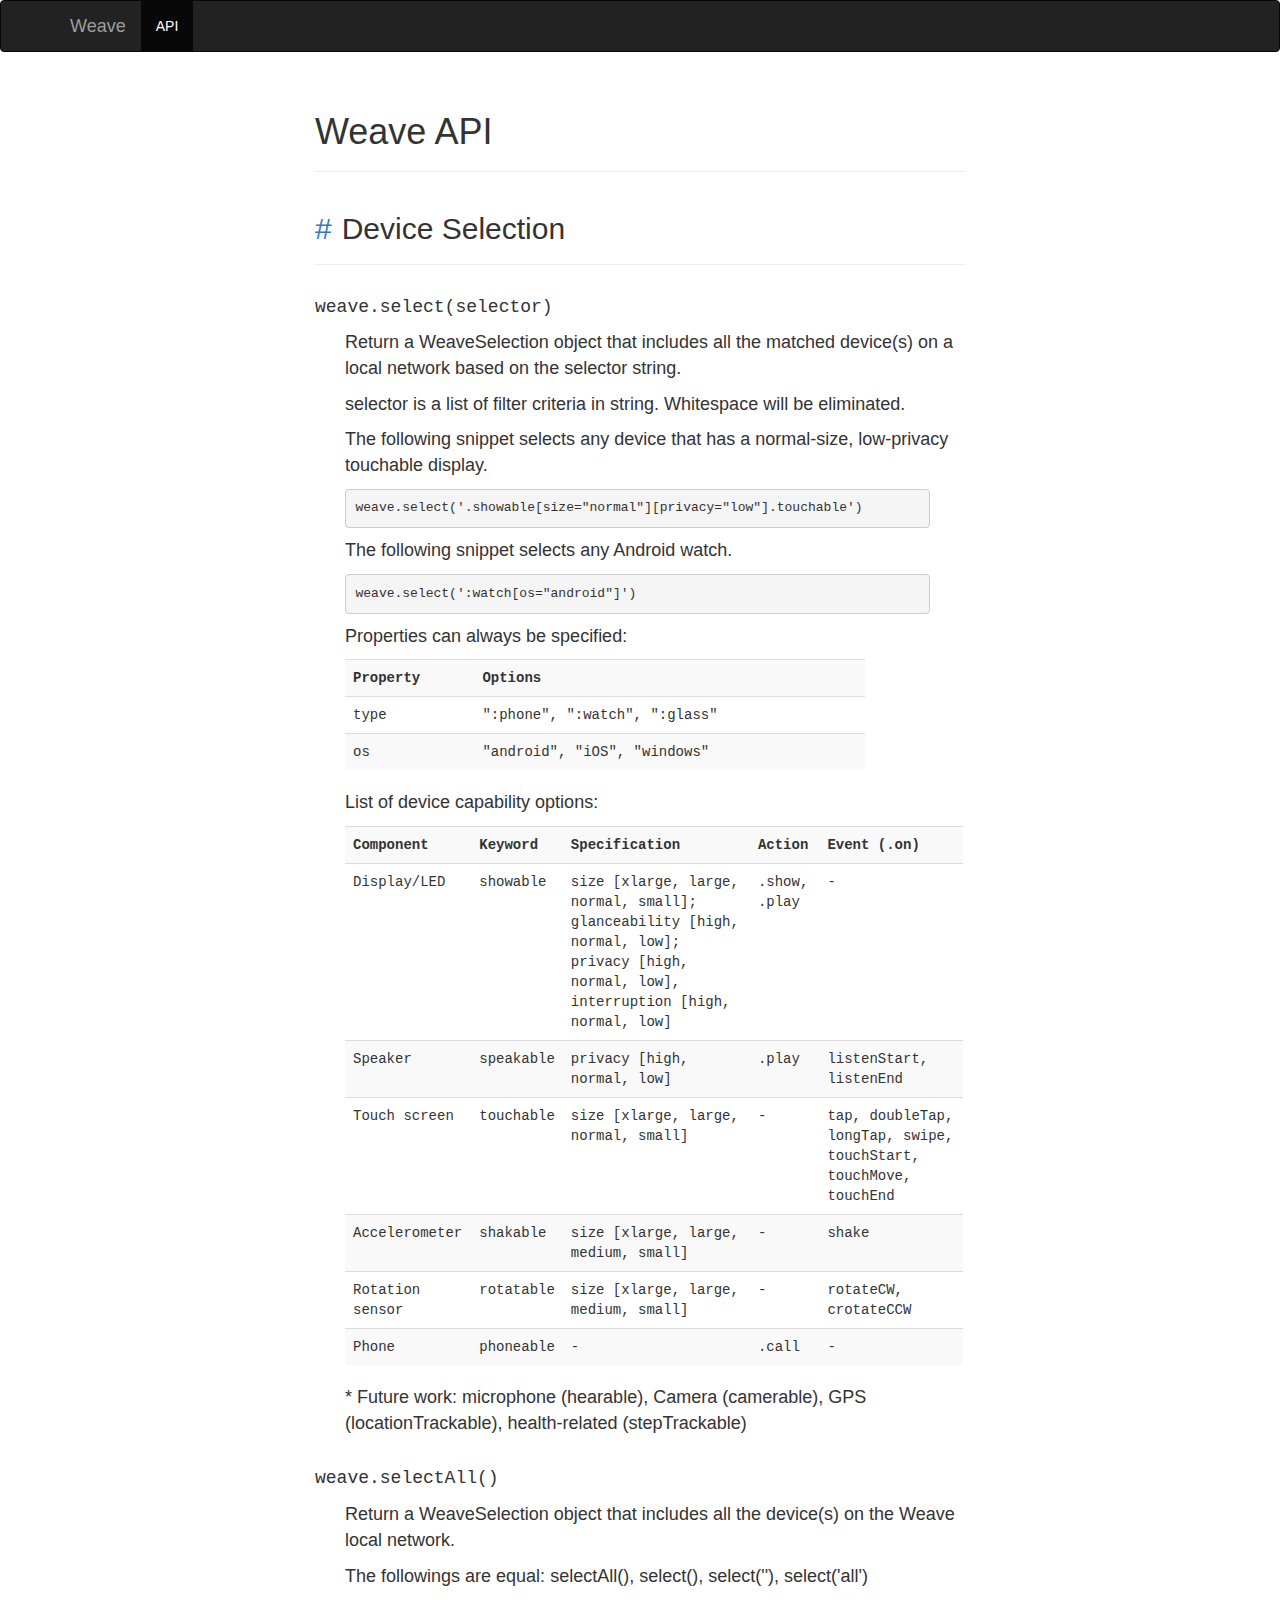
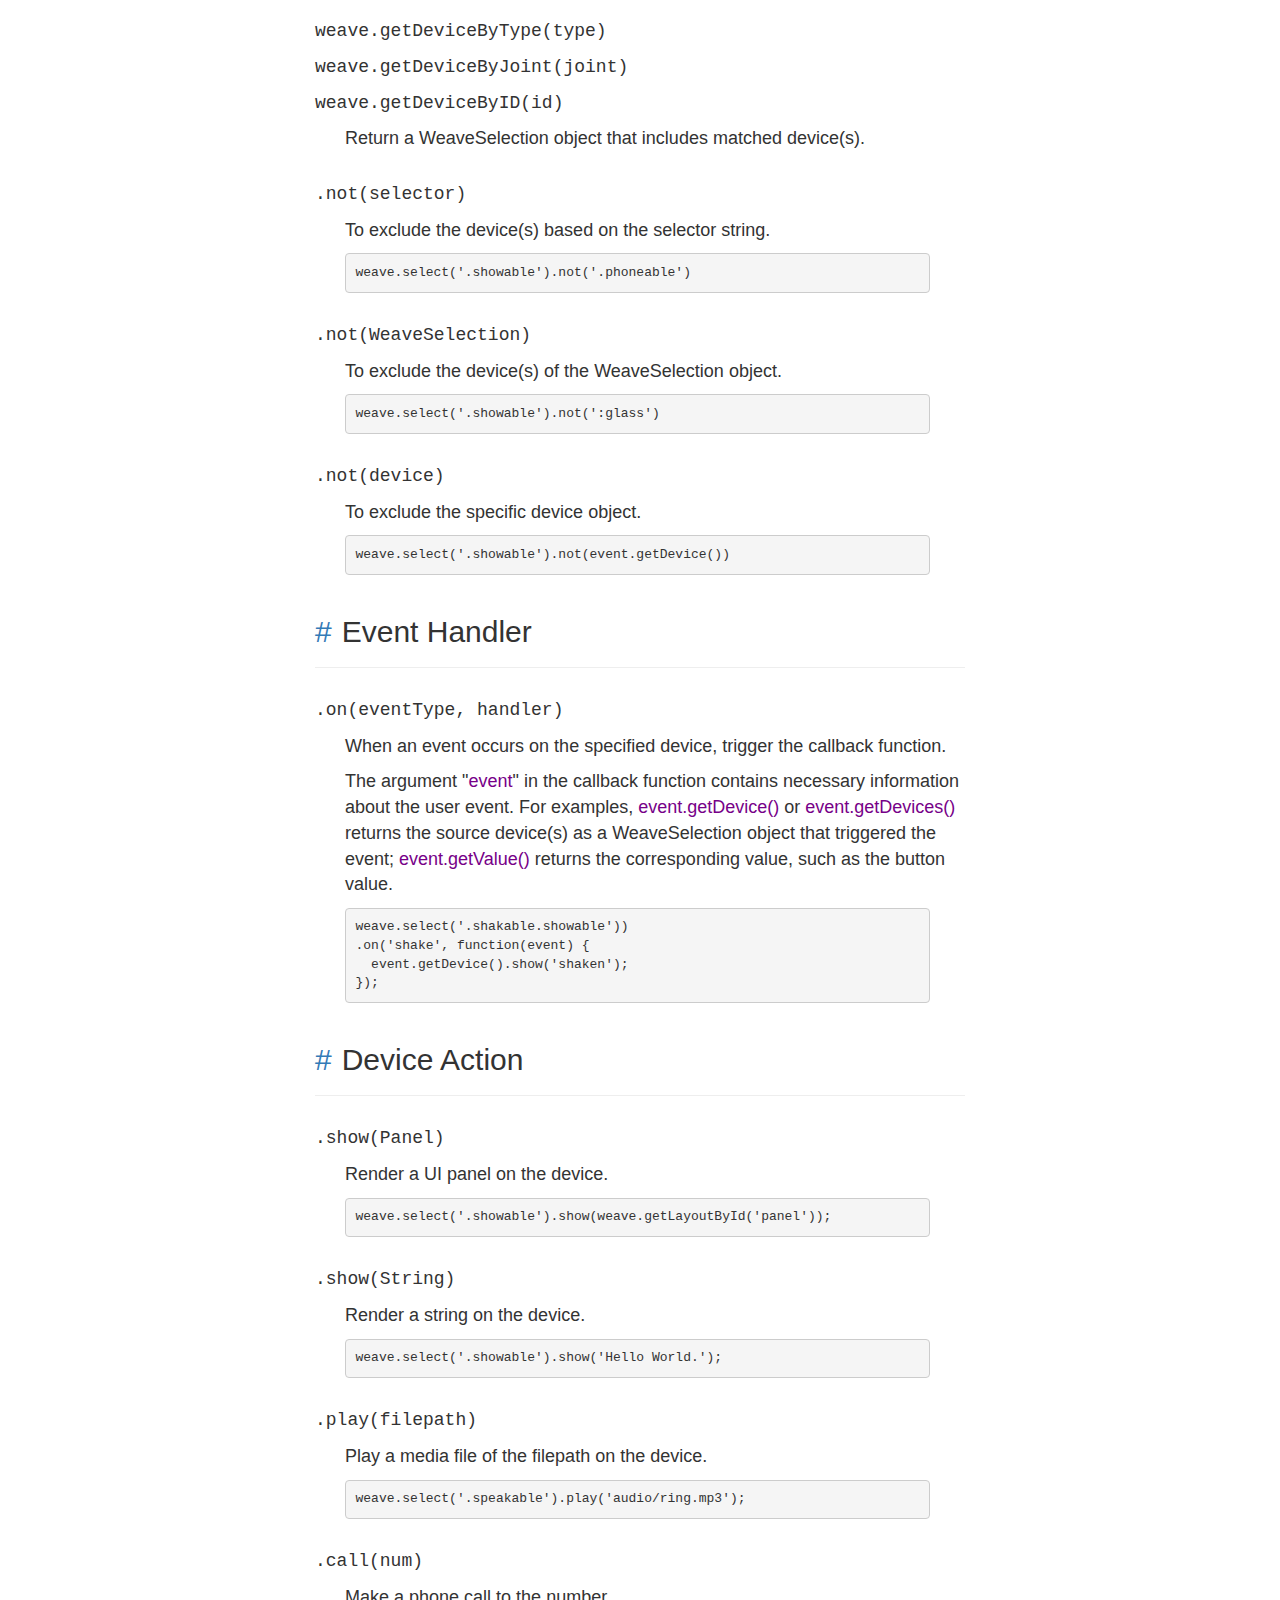
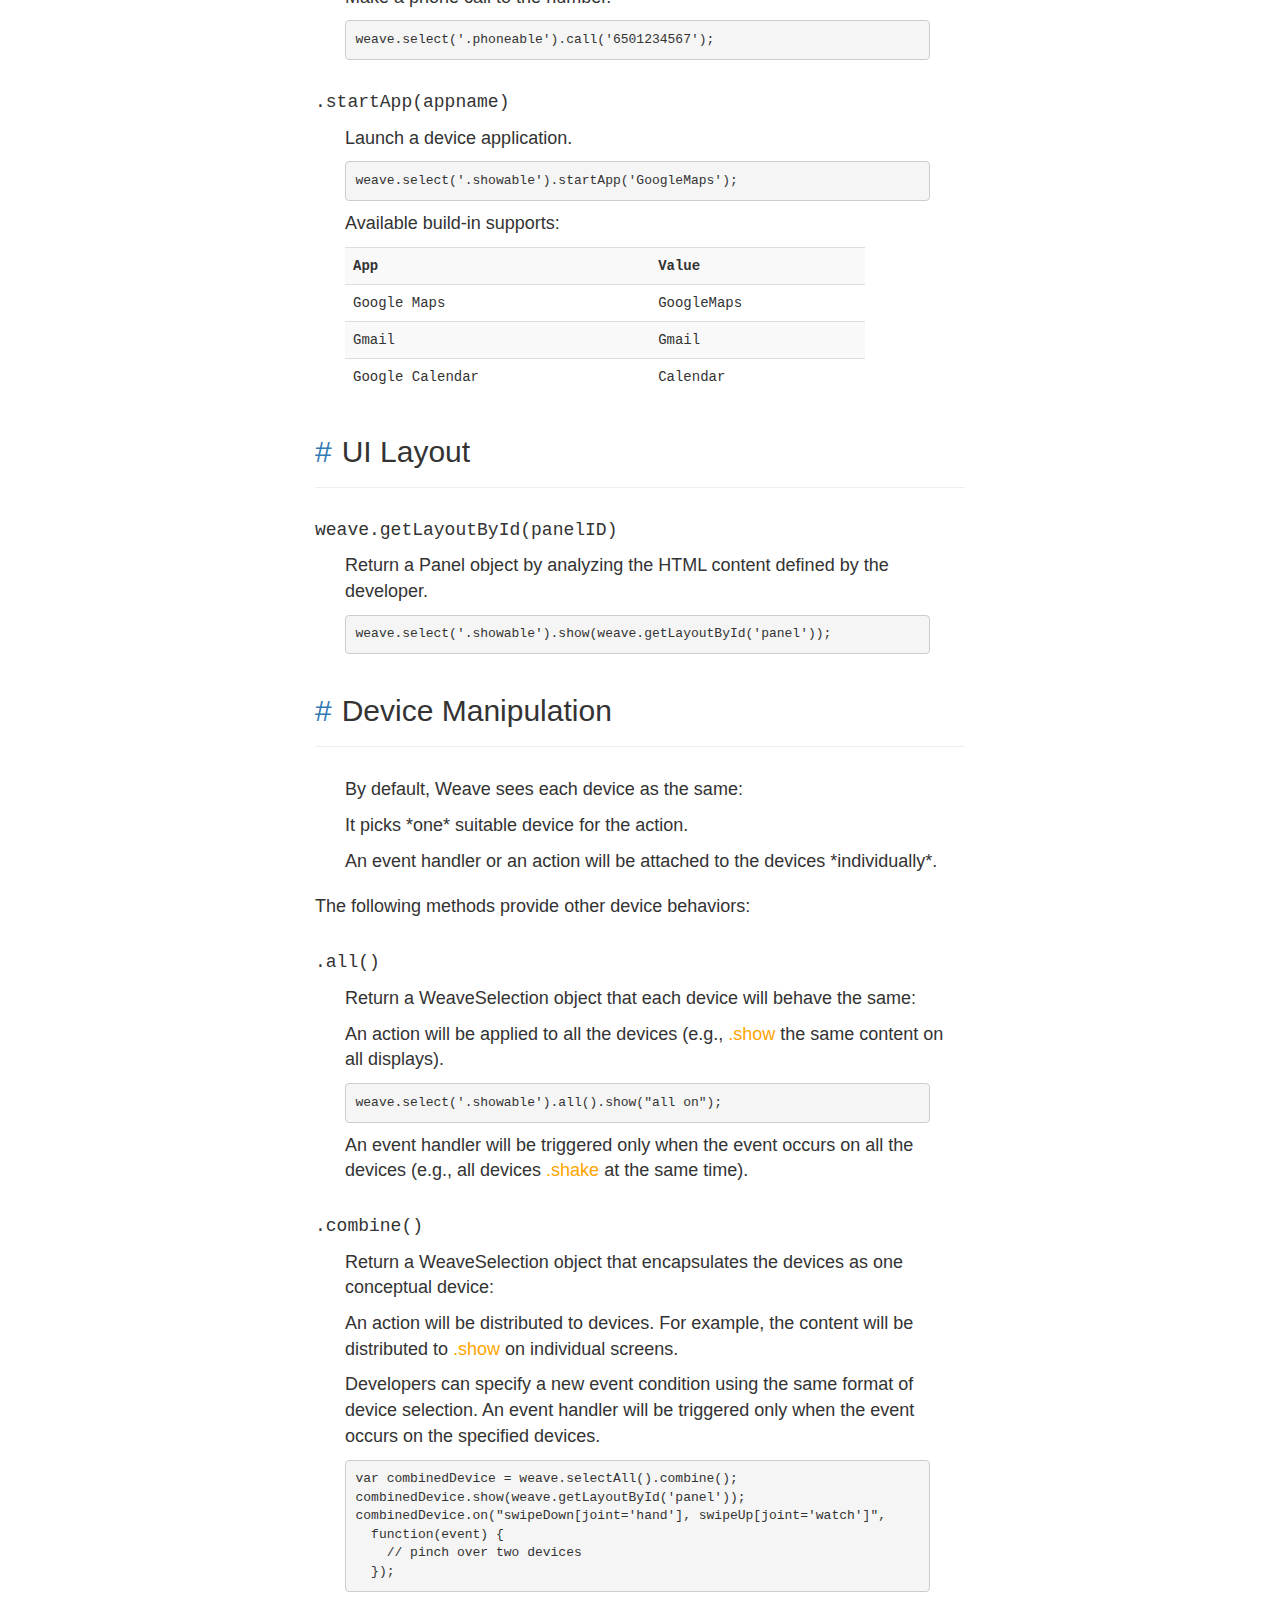
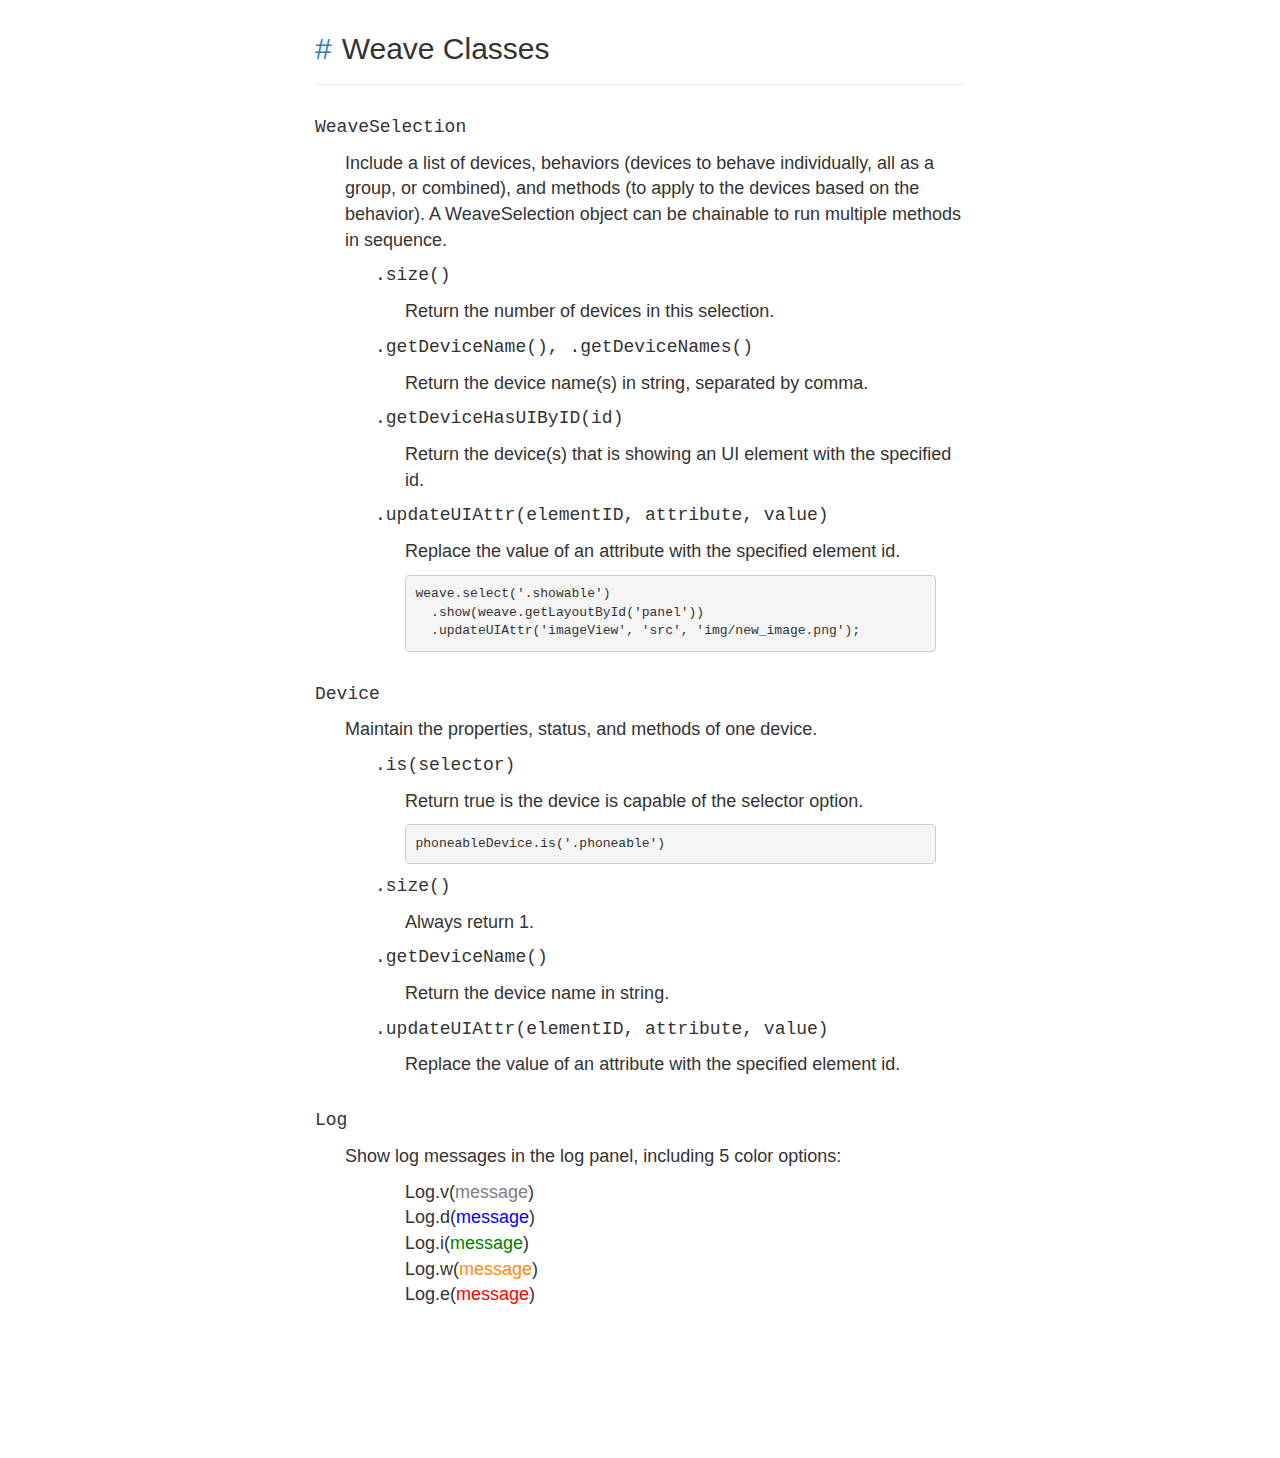
<file: docs/api.html>
<!DOCTYPE html>
<html>
<head>
  <meta charset="utf-8">
  <link rel="stylesheet" href="../viewer/third_party/bootstrap/bootstrap.min.css">
  <link rel="stylesheet" href="css/style.css">
  <title>Learning Weave: Scripting Cross-Device Interactions</title>
</head>
<body>
  <div class="navbar navbar-inverse" role="navigation">
    <div class="container">
      <div class="navbar-header">
        <a class="navbar-brand" href="#">Weave</a>
      </div>
      <div class="collapse navbar-collapse">
        <ul class="nav navbar-nav">
          <li class="active"><a href="api.html">API</a></li>
        </ul>
      </div>
    </div>
  </div>
  <div class="container main">
    <div class="page-header">
      <h1>Weave API</h1>
    </div>

    <!-- DEVICE SELECTION -->
    <div class="page-header">
      <h2><a class="link" name="device-selection" href="#device-selection">#</a>Device Selection</h2>
    </div>
    <div class="method">
      <p class="name">weave.select(selector)</p>
      <p class="detail">Return a <span class="weaveCode">WeaveSelection</span> object that includes all the matched device(s) on a local network based on the selector string.</p>
      <p class="detail"><span class="weaveCode">selector</span> is a list of filter criteria in string. Whitespace will be eliminated.</p>
      <p class="detail">The following snippet selects any device that has a normal-size, low-privacy touchable display.</p>
      <pre class="prettyprint codeEx">weave.select('.showable[size="normal"][privacy="low"].touchable')</pre>
      <p class="detail">The following snippet selects any Android watch.</p>
      <pre class="prettyprint codeEx">weave.select(':watch[os="android"]')</pre>
      <p class="detail">Properties can always be specified:</p>
      <table class="table table-striped">
        <tr style="font-weight: bold;">
          <td>Property</td>
          <td>Options</td>
        </tr>
        <tr>
          <td>type</td>
          <td>":phone", ":watch", ":glass"</td>
        </tr>
        <tr>
          <td>os</td>
          <td>"android", "iOS", "windows"</td>
        </tr>
      </table>
      <p class="detail">List of device capability options:</p>
      <table class="table table-striped" style="width: 95%!important;">
        <tr style="font-weight: bold;">
          <td>Component</td>
          <td>Keyword</td>
          <td>Specification</td>
          <td>Action</td>
          <td>Event (.on)</td>
        </tr>
        <tr>
          <td>Display/LED</td>
          <td>showable</td>
          <td>size [xlarge, large, normal, small]; glanceability [high, normal, low]; privacy [high, normal, low], interruption [high, normal, low]</td>
          <td>.show, .play</td>
          <td>-</td>
        </tr>
        <tr>
          <td>Speaker</td>
          <td>speakable</td>
          <td>privacy [high, normal, low]</td>
          <td>.play</td>
          <td>listenStart, listenEnd</td>
        </tr>
        <tr>
          <td>Touch screen</td>
          <td>touchable</td>
          <td>size [xlarge, large, normal, small]</td>
          <td>-</td>
          <td>tap, doubleTap, longTap, swipe, touchStart, touchMove, touchEnd</td>
        </tr>
        <tr>
          <td>Accelerometer</td>
          <td>shakable</td>
          <td>size [xlarge, large, medium, small]</td>
          <td>-</td>
          <td>shake</td>
        </tr>
        <tr>
          <td>Rotation sensor</td>
          <td>rotatable</td>
          <td>size [xlarge, large, medium, small]</td>
          <td>-</td>
          <td>rotateCW, crotateCCW</td>
        </tr>
        <tr>
          <td>Phone</td>
          <td>phoneable</td>
          <td>-</td>
          <td>.call</td>
          <td>-</td>
        </tr>
      </table>
      <p class="detail">* Future work: microphone (hearable), Camera (camerable), GPS (locationTrackable), health-related (stepTrackable)</p>
    </div>

    <div class="method">
      <p class="name">weave.selectAll()</p>
      <p class="detail">Return a <span class="weaveCode">WeaveSelection</span> object that includes all the device(s) on the Weave local network.</p>
      <p class="detail">The followings are equal: <span class="weaveCode">selectAll()</span>, <span class="weaveCode">select()</span>, <span class="weaveCode">select('')</span>, <span class="weaveCode">select('all')</span></p>
    </div>

    <div class="method">
      <p class="name">weave.getDeviceByType(type)</p>
      <p class="name">weave.getDeviceByJoint(joint)</p>
      <p class="name">weave.getDeviceByID(id)</p>
      <p class="detail">Return a <span class="weaveCode">WeaveSelection</span> object that includes matched device(s).</p>
    </div>

    <div class="method">
      <p class="name">.not(selector)</p>
      <p class="detail">To exclude the device(s) based on the selector string.</p>
      <pre class="prettyprint codeEx">weave.select('.showable').not('.phoneable')</pre>
    </div>

    <div class="method">
      <p class="name">.not(WeaveSelection)</p>
      <p class="detail">To exclude the device(s) of the WeaveSelection object.</p>
      <pre class="prettyprint codeEx">weave.select('.showable').not(':glass')</pre>
    </div>

    <div class="method">
      <p class="name">.not(device)</p>
      <p class="detail">To exclude the specific device object.</p>
      <pre class="prettyprint codeEx">weave.select('.showable').not(event.getDevice())</pre>
    </div>

    <!-- EVENT HANDLER -->
    <div class="page-header">
      <h2><a class="link" name="event-handler" href="#event-handler">#</a>Event Handler</h2>
    </div>

    <div class="method">
      <p class="name">.on(eventType, handler)</p>
      <p class="detail">When an event occurs on the specified device, trigger the callback function.</p>
      <p class="detail">The argument "<span class="weaveCode arg">event</span>" in the callback function contains necessary information about the user event. For examples, <span class="weaveCode arg">event.getDevice()</span> or <span class="weaveCode arg">event.getDevices()</span> returns the source device(s) as a <span class="weaveCode">WeaveSelection</span> object that triggered the event; <span class="weaveCode arg">event.getValue()</span> returns the corresponding value, such as the button value.</p>
      <pre class="prettyprint codeEx">weave.select('.shakable.showable'))
.on('shake', function(event) {
  event.getDevice().show('shaken');
});</pre>
    </div>

    <!-- DEVICE ACTIONS -->
    <div class="page-header">
      <h2><a class="link" name="device-action" href="#device-action">#</a>Device Action</h2>
    </div>

    <div class="method">
      <p class="name">.show(Panel)</p>
      <p class="detail">Render a UI panel on the device.</p>
      <pre class="prettyprint codeEx">weave.select('.showable').show(weave.getLayoutById('panel'));</pre>
    </div>

    <div class="method">
      <p class="name">.show(String)</p>
      <p class="detail">Render a string on the device.</p>
      <pre class="prettyprint codeEx">weave.select('.showable').show('Hello World.');</pre>
    </div>

    <div class="method">
      <p class="name">.play(filepath)</p>
      <p class="detail">Play a media file of the filepath on the device.</p>
      <pre class="prettyprint codeEx">weave.select('.speakable').play('audio/ring.mp3');</pre>
    </div>

    <div class="method">
      <p class="name">.call(num)</p>
      <p class="detail">Make a phone call to the number.</p>
      <pre class="prettyprint codeEx">weave.select('.phoneable').call('6501234567');</pre>
    </div>

    <div class="method">
      <p class="name">.startApp(appname)</p>
      <p class="detail">Launch a device application.</p>
      <pre class="prettyprint codeEx">weave.select('.showable').startApp('GoogleMaps');</pre>
      <p class="detail">Available build-in supports:</p>
      <table class="table table-striped">
        <tr style="font-weight: bold;">
          <td>App</td>
          <td>Value</td>
        </tr>
        <tr>
          <td>Google Maps</td>
          <td>GoogleMaps</td>
        </tr>
        <tr>
          <td>Gmail</td>
          <td>Gmail</td>
        </tr>
        <tr>
          <td>Google Calendar</td>
          <td>Calendar</td>
        </tr>
      </table>
    </div>

    <!-- UI -->
    <div class="page-header">
      <h2><a class="link" name="ui-layout" href="#ui-layout">#</a>UI Layout</h2>
    </div>

    <div class="method">
      <p class="name">weave.getLayoutById(panelID)</p>
      <p class="detail">Return a <span class="weaveCode">Panel</span> object by analyzing the HTML content defined by the developer.</p>
      <pre class="prettyprint codeEx">weave.select('.showable').show(weave.getLayoutById('panel'));</pre>
    </div>

    <!-- DEVICE MANIPULATION -->
    <div class="page-header">
      <h2><a class="link" name="device-manipulation" href="#device-manipulation">#</a>Device Manipulation</h2>
    </div>

    <div class="method">
      <p class="detail">By default, Weave sees each device as the same:</p>
      <p class="detail">It picks *one* suitable device for the action.</p>
      <p class="detail">An event handler or an action will be attached to the devices *individually*.</p>
    </div>

    <p style="margin-top:20px;">The following methods provide other device behaviors:</p>

    <div class="method">
      <p class="name">.all()</p>
      <p class="detail">Return a <span class="weaveCode">WeaveSelection</span> object that each device will behave the same:</p>
      <p class="detail">An action will be applied to all the devices (e.g., <span class="weaveCode func">.show</span> the same content on all displays).</p>
      <pre class="prettyprint codeEx">weave.select('.showable').all().show("all on");</pre>
      <p class="detail">An event handler will be triggered only when the event occurs on all the devices (e.g., all devices <span class="weaveCode func">.shake</span> at the same time).</p>
    </div>

    <div class="method">
      <p class="name">.combine()</p>
      <p class="detail">Return a <span class="weaveCode">WeaveSelection</span> object that encapsulates the devices as one conceptual device:</p>
      <p class="detail">An action will be distributed to devices. For example, the content will be distributed to <span class="weaveCode func">.show</span> on individual screens.</p>
      <p class="detail">Developers can specify a new event condition using the same format of device selection. An event handler will be triggered only when the event occurs on the specified devices.</p>
      <pre class="prettyprint codeEx">var combinedDevice = weave.selectAll().combine();
combinedDevice.show(weave.getLayoutById('panel'));
combinedDevice.on("swipeDown[joint='hand'], swipeUp[joint='watch']",
  function(event) {
    // pinch over two devices
  });</pre>
    </div>

    <!-- CLASS -->
    <div class="page-header">
      <h2><a class="link" name="classes" href="#classes">#</a>Weave Classes</h2>
    </div>

    <div class="method">
      <p class="name">WeaveSelection</p>
      <p class="detail">Include a list of devices, behaviors (devices to behave individually, all as a group, or combined), and methods (to apply to the devices based on the behavior). A WeaveSelection object can be chainable to run multiple methods in sequence.</p>
      <div class="submethod">
        <p class="name">.size()</p>
        <p class="detail">Return the number of devices in this selection.</p>
      </div>
      <div class="submethod">
        <p class="name">.getDeviceName(), .getDeviceNames()</p>
        <p class="detail">Return the device name(s) in string, separated by comma.</p>
      </div>
      <div class="submethod">
        <p class="name">.getDeviceHasUIByID(id)</p>
        <p class="detail">Return the device(s) that is showing an UI element with the specified id.</p>
      </div>
      <div class="submethod">
        <p class="name">.updateUIAttr(elementID, attribute, value)</p>
        <p class="detail">Replace the value of an attribute with the specified element id.</p>
        <pre class="prettyprint codeEx">weave.select('.showable')
  .show(weave.getLayoutById('panel'))
  .updateUIAttr('imageView', 'src', 'img/new_image.png');</pre>
      </div>

    <div class="method">
      <p class="name">Device</p>
      <p class="detail">Maintain the properties, status, and methods of one device.</p>
      <div class="submethod">
        <p class="name">.is(selector)</p>
        <p class="detail">Return true is the device is capable of the selector option.</p>
        <pre class="prettyprint codeEx">phoneableDevice.is('.phoneable')</pre>
      </div>
      <div class="submethod">
        <p class="name">.size()</p>
        <p class="detail">Always return 1.</p>
      </div>
      <div class="submethod">
        <p class="name">.getDeviceName()</p>
        <p class="detail">Return the device name in string.</p>
      </div>
      <div class="submethod">
        <p class="name">.updateUIAttr(elementID, attribute, value)</p>
        <p class="detail">Replace the value of an attribute with the specified element id.</p>
      </div>
    </div>

    <div class="method">
      <p class="name">Log</p>
      <p class="detail">Show log messages in the log panel, including 5 color options:</p>
      <div class="submethod">
        <p class="detail">
          <span class="weaveCode">
            Log.v(<span class="log_v">message</span>)
          </span><br/>
          <span class="weaveCode">
            Log.d(<span class="log_d">message</span>)
          </span><br/>
          <span class="weaveCode">
            Log.i(<span class="log_i">message</span>)
          </span><br/>
          <span class="weaveCode">
            Log.w(<span class="log_w">message</span>)
          </span><br/>
          <span class="weaveCode">
            Log.e(<span class="log_e">message</span>)
          </span>
        </p>
      </div>
      </div>

  <div style="margin-bottom:150px;"></div>

  </div>
</body>
</html>
</file>
<file: docs/css/style.css>
.main {
  max-width: 680px;
}

.pre-next {
  margin-bottom: 250px;
  margin-top: 50px;
}

.link {
  margin-right: 10px;
}

img {
  border: 1px solid lightgrey;
}

.fig {
  width: 600px;
}

.chordCode {
  color: #080;
  font-family: "source-code-pro", Consolas, monospace!important;
}

.func {
  color: orange;
}

.arg {
  color: #708;
}

.note {
  color: #05a;
}

p {
  font-size: 18px;
}

.method {
  margin-top: 30px;
}

.method .name {
  font-family: "source-code-pro", Consolas, monospace!important;
}

.method .detail {
  margin-left: 30px;
}

.method .codeEx {
  margin-left: 30px;
  width: 90%;
}

.method table {
  font-family: "source-code-pro", Consolas, monospace!important;
  margin-left: 30px;
  width: 80%;
}

.submethod {
  margin-left: 60px;
}

.log_v {
  color: grey;
}
.log_d {
  color: blue;
}
.log_i {
  color: green;
}
.log_w {
  color: DarkOrange;
}
.log_e {
  color: red;
}
</file>
